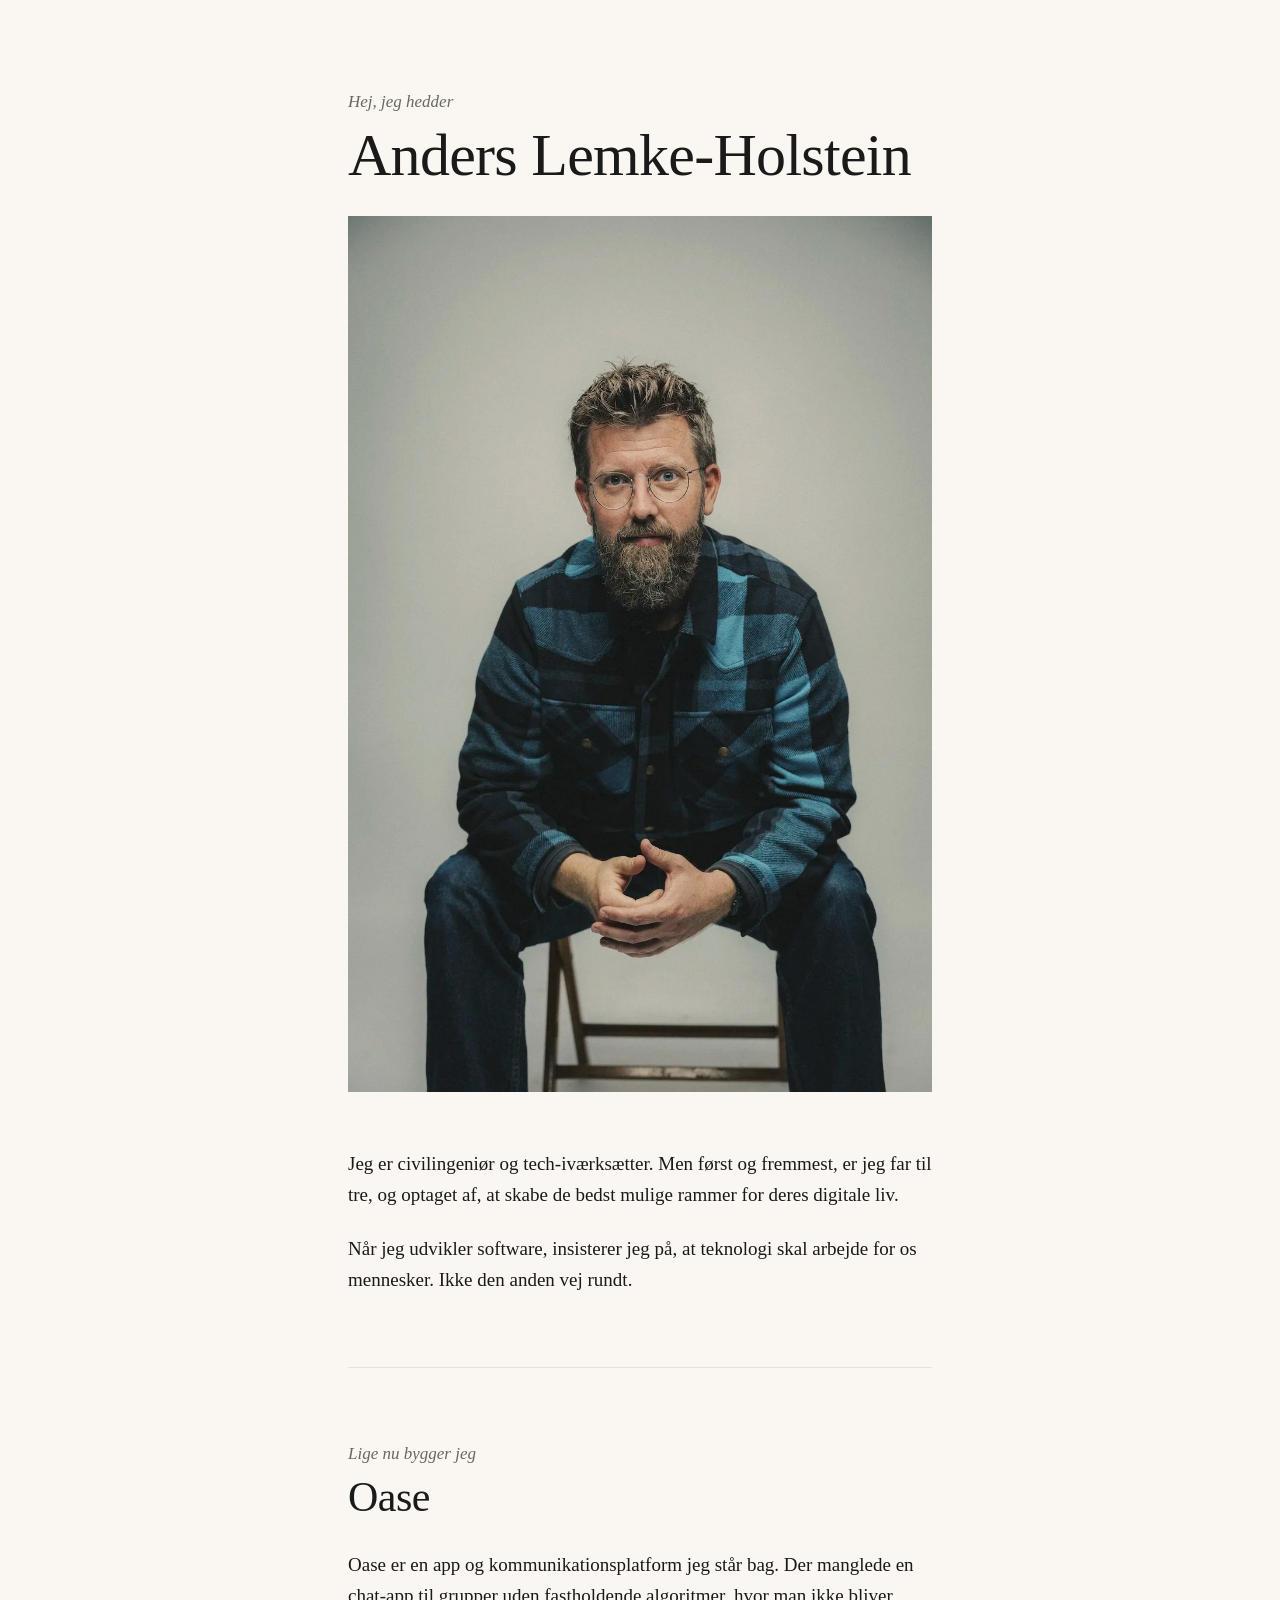
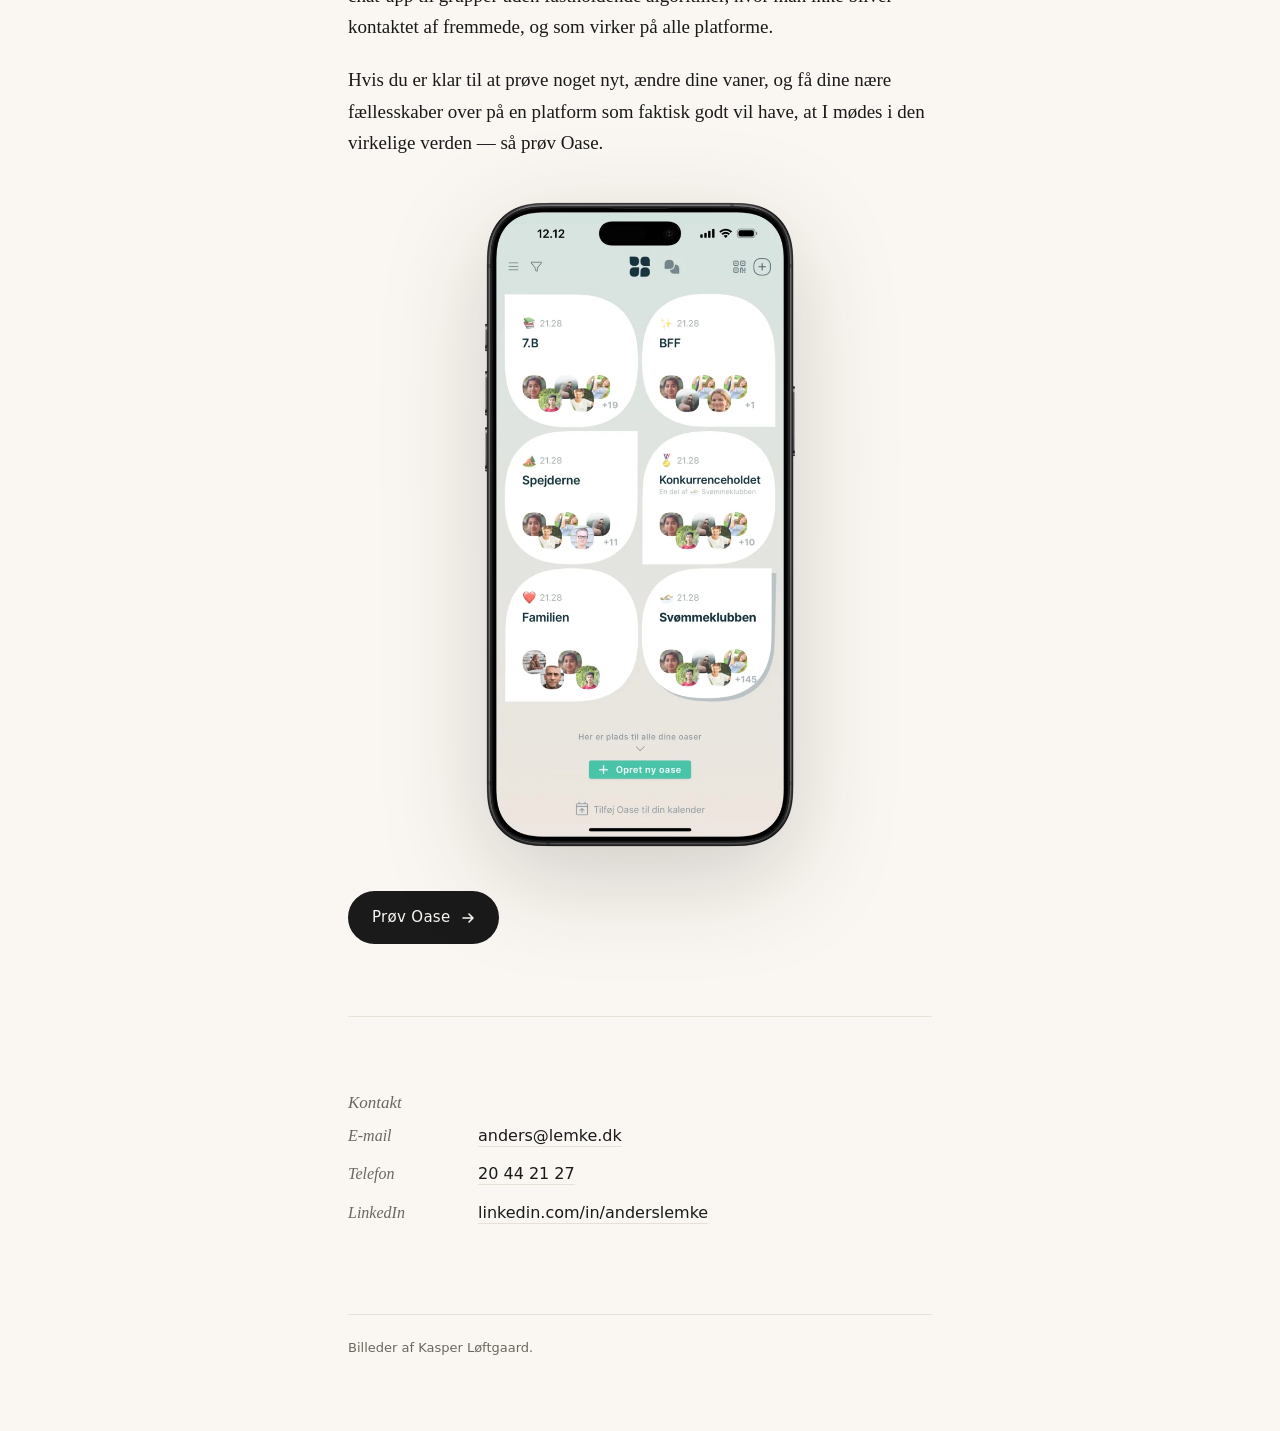
<file: index.html>
<!doctype html>
<html lang="da">
<head>
<meta charset="utf-8">
<meta name="viewport" content="width=device-width, initial-scale=1">
<title>Anders Lemke-Holstein</title>
<meta name="description" content="Civilingeniør og tech-iværksætter. Far til tre. Manden bag Oase.">
<meta property="og:title" content="Anders Lemke-Holstein">
<meta property="og:description" content="Civilingeniør og tech-iværksætter. Far til tre. Manden bag Oase.">
<meta property="og:type" content="website">
<meta property="og:url" content="https://www.anderslemke.dk/">
<meta property="og:image" content="https://www.anderslemke.dk/images/anders.webp">
<link rel="icon" href="data:image/svg+xml,<svg xmlns='http://www.w3.org/2000/svg' viewBox='0 0 64 64'><text x='32' y='46' font-family='Iowan Old Style,Palatino,Georgia,serif' font-size='44' font-weight='500' text-anchor='middle' fill='%231a1a1a'>AL</text></svg>">
<style>
  :root {
    --bg: #faf7f2;
    --ink: #1a1a1a;
    --mute: #6b6760;
    --rule: #e7e1d8;
    --max: 640px;
  }
  * { box-sizing: border-box; }
  html { -webkit-text-size-adjust: 100%; }
  body {
    margin: 0;
    background: var(--bg);
    color: var(--ink);
    font-family: "Iowan Old Style", "Palatino Linotype", Palatino, Cambria, Georgia, ui-serif, serif;
    font-size: 19px;
    line-height: 1.65;
    -webkit-font-smoothing: antialiased;
    -moz-osx-font-smoothing: grayscale;
  }
  main {
    max-width: var(--max);
    margin: 0 auto;
    padding: 88px 28px 72px;
  }
  h1, h2 {
    font-weight: 500;
    letter-spacing: -0.012em;
    line-height: 1.1;
    margin: 0 0 28px;
  }
  h1 { font-size: clamp(40px, 7vw, 60px); }
  h2 { font-size: clamp(30px, 5vw, 42px); }
  .eyebrow {
    font-style: italic;
    font-size: 17px;
    color: var(--mute);
    margin: 0 0 6px;
  }
  p { margin: 0 0 1.15em; }
  a { color: var(--ink); text-underline-offset: 3px; }
  a:hover { color: #555; }

  .portrait { margin: 12px -28px 56px; }
  .portrait img {
    display: block;
    width: 100%;
    height: auto;
  }

  hr.rule {
    border: 0;
    border-top: 1px solid var(--rule);
    margin: 72px 0;
  }

  .oase .visual {
    margin: 40px auto;
    max-width: 320px;
  }
  .oase .visual img {
    display: block;
    width: 100%;
    height: auto;
    filter: drop-shadow(0 30px 50px rgba(20, 16, 8, 0.18));
  }

  .cta {
    display: inline-flex;
    align-items: center;
    gap: 10px;
    padding: 14px 24px;
    background: var(--ink);
    color: var(--bg);
    text-decoration: none;
    font-family: system-ui, -apple-system, "Segoe UI", Roboto, sans-serif;
    font-size: 15px;
    letter-spacing: 0.02em;
    border-radius: 999px;
    transition: opacity .15s ease, transform .15s ease;
  }
  .cta:hover { opacity: 0.88; color: var(--bg); transform: translateY(-1px); }
  .cta svg { width: 14px; height: 14px; }

  .contact dl {
    margin: 0;
    display: grid;
    grid-template-columns: 110px 1fr;
    gap: 12px 20px;
    font-family: system-ui, -apple-system, "Segoe UI", Roboto, sans-serif;
    font-size: 16px;
  }
  .contact dt {
    color: var(--mute);
    font-style: italic;
    font-family: "Iowan Old Style", "Palatino Linotype", Palatino, Georgia, serif;
    font-size: 16px;
  }
  .contact dd { margin: 0; }
  .contact dd a {
    text-decoration: none;
    border-bottom: 1px solid var(--rule);
    padding-bottom: 1px;
  }
  .contact dd a:hover { border-color: var(--ink); }

  footer {
    margin-top: 88px;
    padding-top: 22px;
    border-top: 1px solid var(--rule);
    font-family: system-ui, -apple-system, sans-serif;
    font-size: 13px;
    color: var(--mute);
  }

  @media (min-width: 720px) {
    .portrait { margin-left: 0; margin-right: 0; }
  }
</style>
</head>
<body>
<main>
  <p class="eyebrow">Hej, jeg hedder</p>
  <h1>Anders Lemke-Holstein</h1>

  <figure class="portrait">
    <img
      src="images/anders.webp"
      srcset="images/anders-sm.webp 500w, images/anders.webp 1000w"
      sizes="(max-width: 720px) 100vw, 640px"
      alt="Portræt af Anders Lemke-Holstein"
      width="1000" height="1500" loading="eager">
  </figure>

  <p>Jeg er civilingeniør og tech-iværksætter. Men først og fremmest, er jeg far til tre, og optaget af, at skabe de bedst mulige rammer for deres digitale liv.</p>

  <p>Når jeg udvikler software, insisterer jeg på, at teknologi skal arbejde for os mennesker. Ikke den anden vej rundt.</p>

  <hr class="rule">

  <section class="oase">
    <p class="eyebrow">Lige nu bygger jeg</p>
    <h2>Oase</h2>
    <p>Oase er en app og kommunikationsplatform jeg står bag. Der manglede en chat-app til grupper uden fastholdende algoritmer, hvor man ikke bliver kontaktet af fremmede, og som virker på alle platforme.</p>
    <p>Hvis du er klar til at prøve noget nyt, ændre dine vaner, og få dine nære fællesskaber over på en platform som faktisk godt vil have, at I mødes i den virkelige verden — så prøv Oase.</p>
    <figure class="visual">
      <img
        src="images/oase.webp"
        srcset="images/oase-sm.webp 300w, images/oase.webp 600w"
        sizes="(max-width: 720px) 80vw, 320px"
        alt="Skærmbillede fra Oase-appen: oversigt over grupper"
        width="600" height="1224" loading="lazy">
    </figure>
    <p>
      <a class="cta" href="https://oase.app/">
        Prøv Oase
        <svg viewBox="0 0 14 14" fill="none" stroke="currentColor" stroke-width="1.6" stroke-linecap="round" stroke-linejoin="round" aria-hidden="true"><path d="M2 7h10M8 3l4 4-4 4"/></svg>
      </a>
    </p>
  </section>

  <hr class="rule">

  <section class="contact">
    <p class="eyebrow">Kontakt</p>
    <dl>
      <dt>E-mail</dt>
      <dd><a href="mailto:anders@lemke.dk">anders@lemke.dk</a></dd>
      <dt>Telefon</dt>
      <dd><a href="tel:+4520442127">20 44 21 27</a></dd>
      <dt>LinkedIn</dt>
      <dd><a href="https://www.linkedin.com/in/anderslemke/">linkedin.com/in/anderslemke</a></dd>
    </dl>
  </section>

  <footer>Billeder af Kasper Løftgaard.</footer>
</main>
</body>
</html>
</file>
